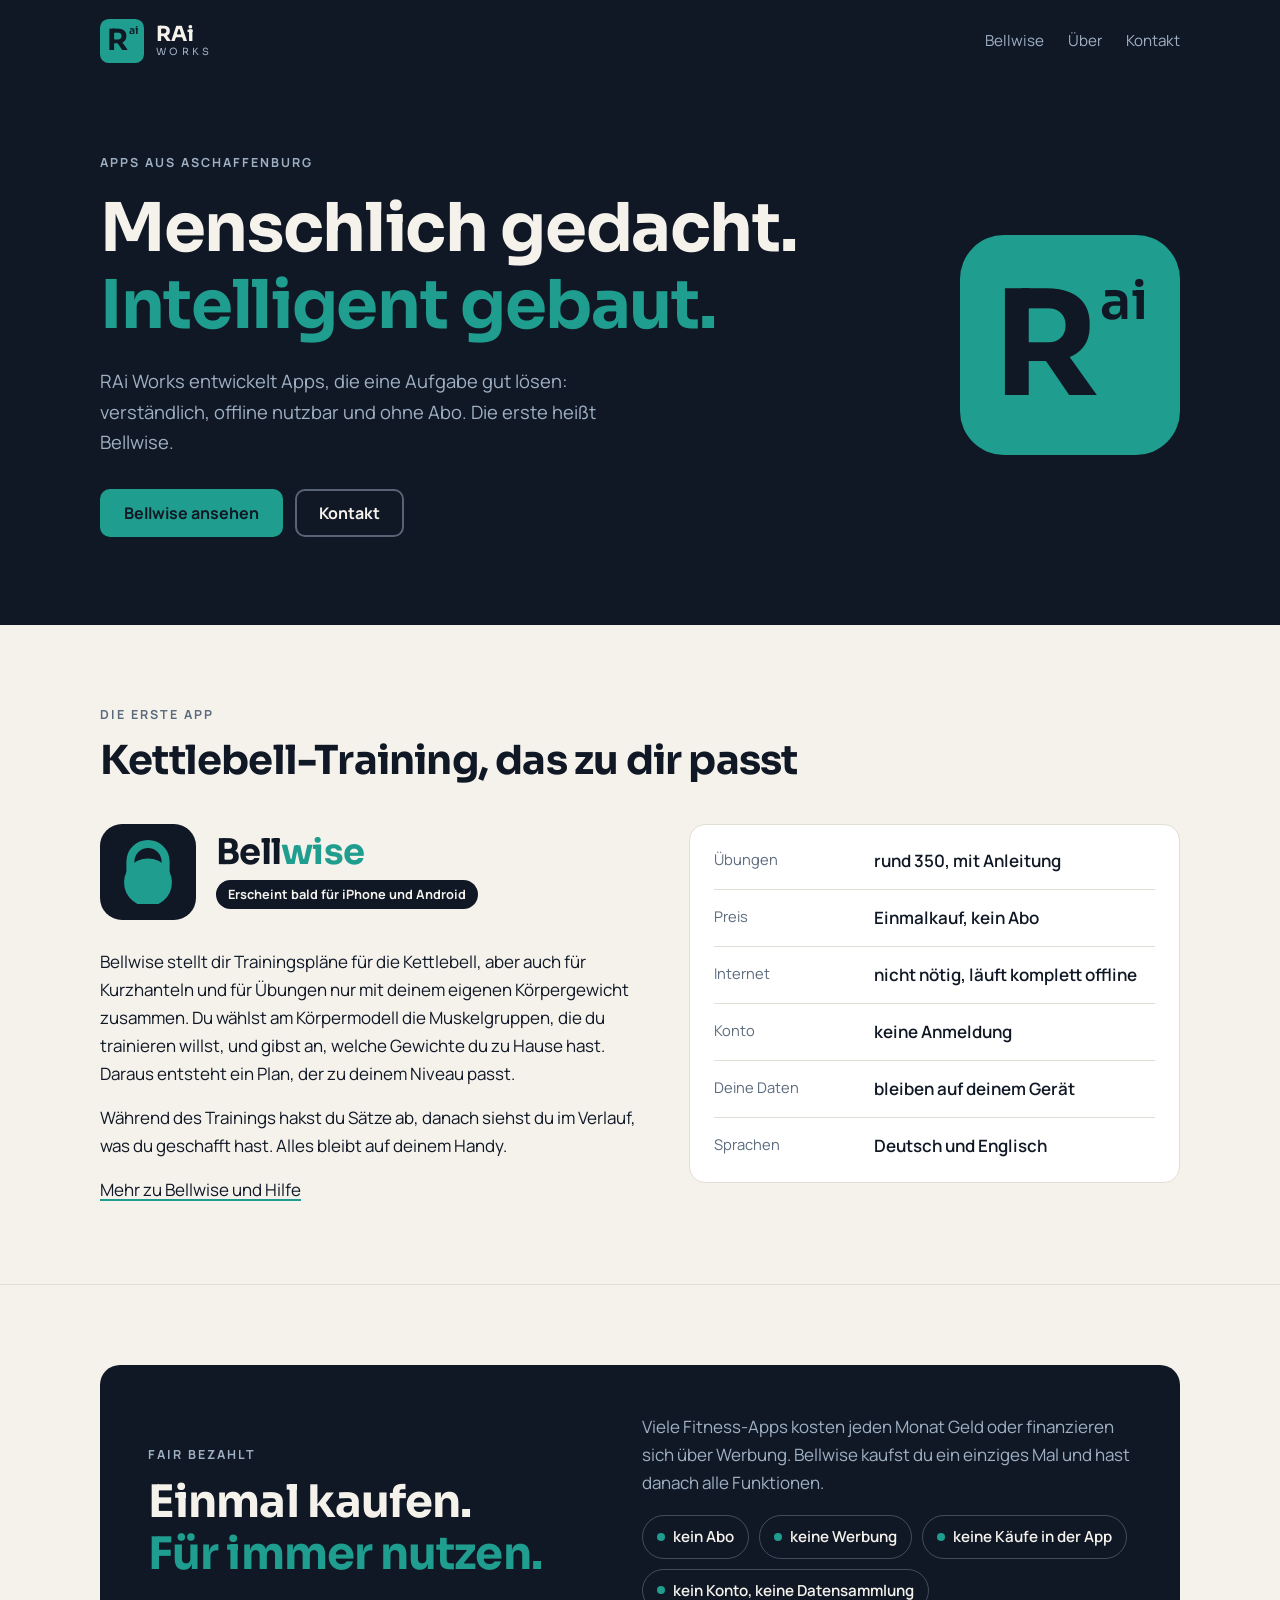
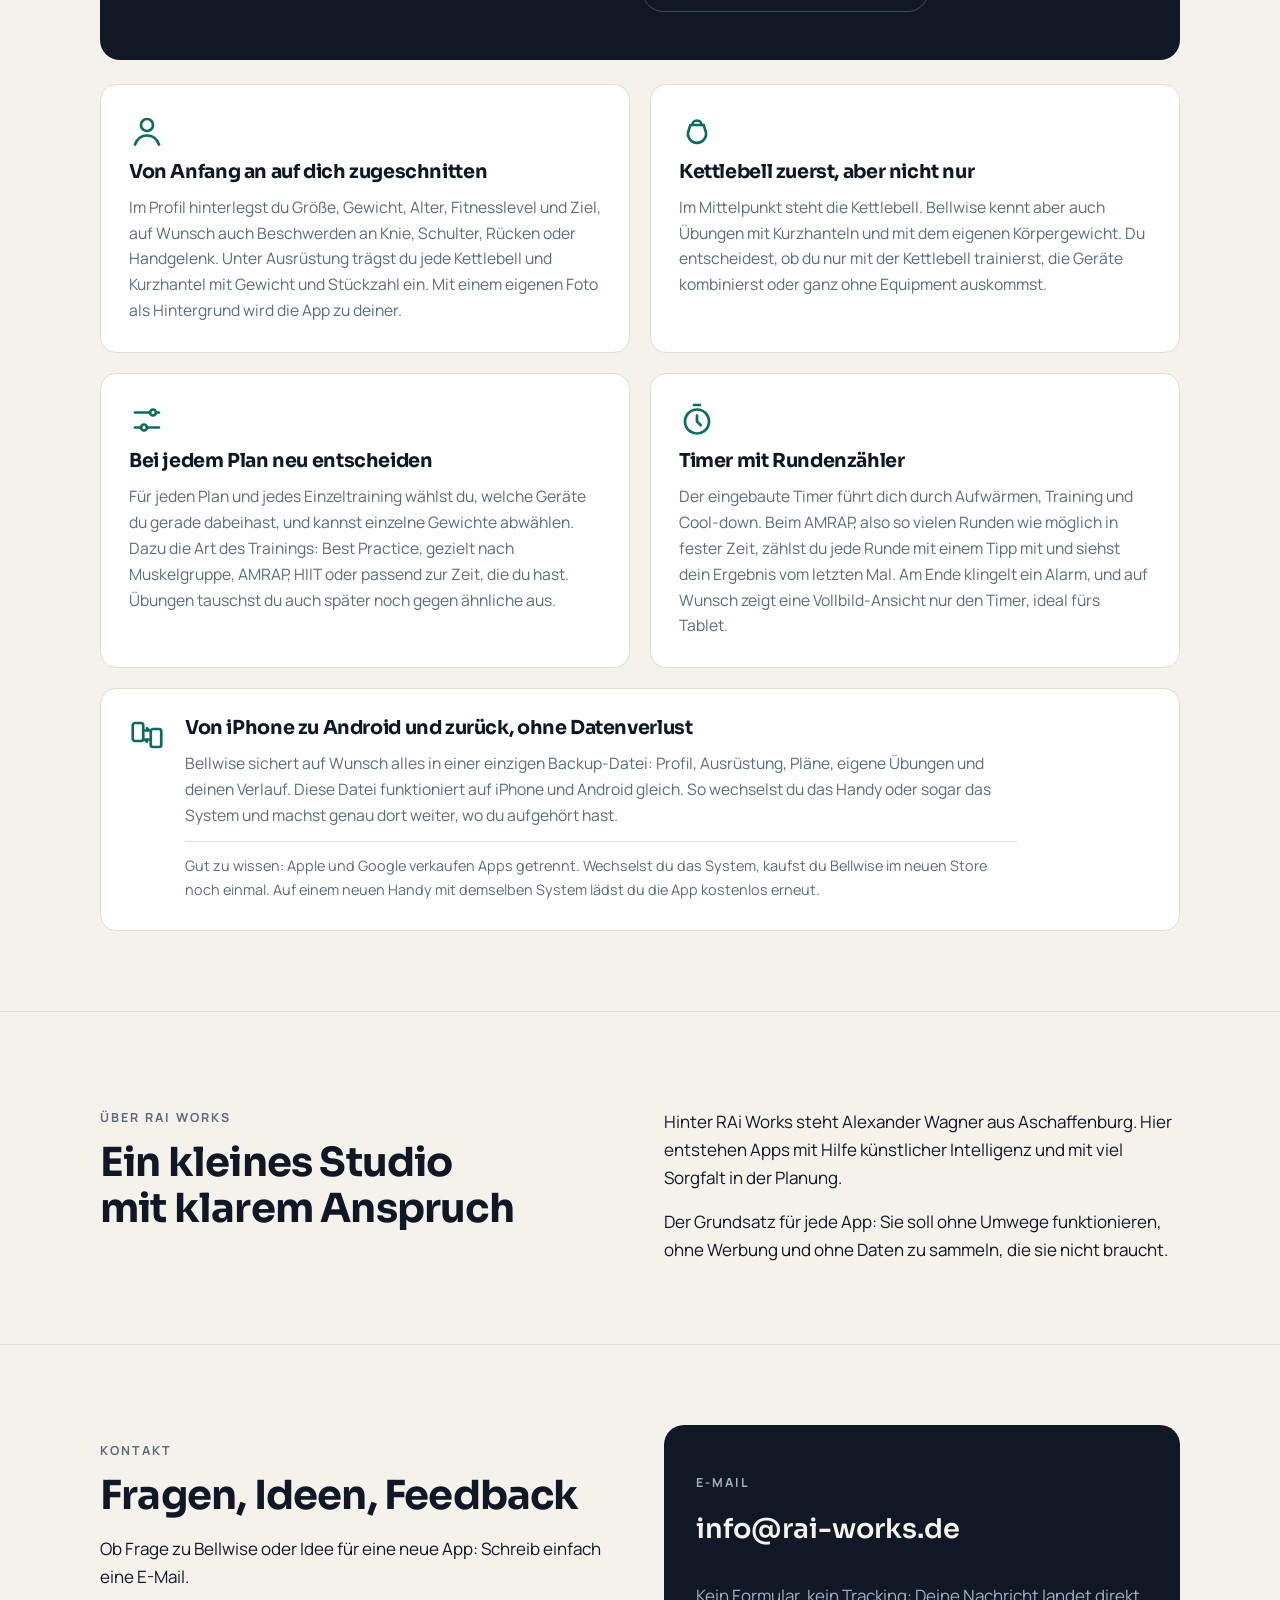
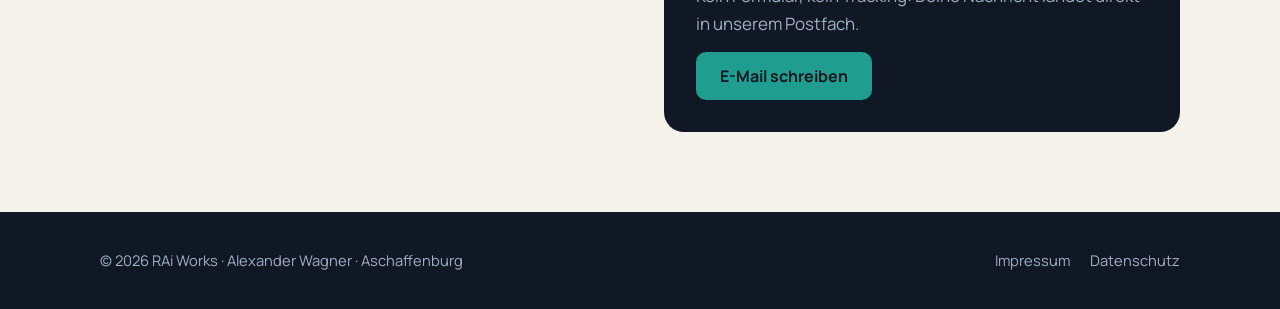
<file: index.html>
<!doctype html>
<html lang="de">
<head>
<meta charset="utf-8">
<meta name="viewport" content="width=device-width, initial-scale=1">
<title>RAi Works</title>
<meta name="description" content="RAi Works aus Aschaffenburg entwickelt Apps, die offline funktionieren und ohne Abo auskommen. Erste App: Bellwise für Kettlebell-Training.">
<link rel="icon" href="assets/favicon.svg" type="image/svg+xml">
<link rel="preload" href="assets/fonts/sora.woff2" as="font" type="font/woff2" crossorigin>
<link rel="stylesheet" href="assets/style.css">
</head>
<body>
<a class="skip" href="#inhalt">Zum Inhalt springen</a>
<header class="site-head">
  <div class="wrap">
    <a class="brand" href="index.html" aria-label="RAi Works – Startseite">
      <span class="tile" aria-hidden="true"><span class="r">R</span><span class="ai">ai</span></span>
      <span class="wordmark"><b>RAi</b><span>WORKS</span></span>
    </a>
    <nav class="nav" aria-label="Hauptmenü"><a href="bellwise.html">Bellwise</a><a href="index.html#ueber">Über</a><a href="index.html#kontakt">Kontakt</a></nav>
  </div>
</header>
<main id="inhalt">
<section class="hero">
  <div class="wrap">
    <div>
      <p class="eyebrow">Apps aus Aschaffenburg</p>
      <h1>Menschlich gedacht.<br><em>Intelligent gebaut.</em></h1>
      <p class="lead">RAi Works entwickelt Apps, die eine Aufgabe gut lösen: verständlich, offline nutzbar und ohne Abo. Die erste heißt Bellwise.</p>
      <div class="actions">
        <a class="btn" href="bellwise.html">Bellwise ansehen</a>
        <a class="btn ghost" href="#kontakt">Kontakt</a>
      </div>
    </div>
    <span class="tile" aria-hidden="true"><span class="r">R</span><span class="ai">ai</span></span>
  </div>
</section>

<section class="section" id="bellwise">
  <div class="wrap">
    <p class="eyebrow">Die erste App</p>
    <h2>Kettlebell-Training, das zu dir passt</h2>
    <div class="app">
      <div>
        <div class="app-head">
          <img class="app-icon" src="assets/bellwise-icon.svg" alt="" width="96" height="96">
          <div>
            <div class="app-name">Bell<span>wise</span></div>
            <span class="pill">Erscheint bald für iPhone und Android</span>
          </div>
        </div>
        <div class="app-text">
          <p>Bellwise stellt dir Trainingspläne für die Kettlebell, aber auch für Kurzhanteln und für Übungen nur mit deinem eigenen Körpergewicht zusammen. Du wählst am Körpermodell die Muskelgruppen, die du trainieren willst, und gibst an, welche Gewichte du zu Hause hast. Daraus entsteht ein Plan, der zu deinem Niveau passt.</p>
          <p>Während des Trainings hakst du Sätze ab, danach siehst du im Verlauf, was du geschafft hast. Alles bleibt auf deinem Handy.</p>
          <p><a href="bellwise.html">Mehr zu Bellwise und Hilfe</a></p>
        </div>
      </div>
      <dl class="specs">
        <div><dt>Übungen</dt><dd>rund 350, mit Anleitung</dd></div>
        <div><dt>Preis</dt><dd>Einmalkauf, kein Abo</dd></div>
        <div><dt>Internet</dt><dd>nicht nötig, läuft komplett offline</dd></div>
        <div><dt>Konto</dt><dd>keine Anmeldung</dd></div>
        <div><dt>Deine Daten</dt><dd>bleiben auf deinem Gerät</dd></div>
        <div><dt>Sprachen</dt><dd>Deutsch und Englisch</dd></div>
      </dl>
    </div>
  </div>
</section>

<section class="section" id="vorteile">
  <div class="wrap">
    <div class="value-band">
      <div>
        <p class="eyebrow">Fair bezahlt</p>
        <h2>Einmal kaufen.<br><em>Für immer nutzen.</em></h2>
      </div>
      <div class="value-text">
        <p>Viele Fitness-Apps kosten jeden Monat Geld oder finanzieren sich über Werbung. Bellwise kaufst du ein einziges Mal und hast danach alle Funktionen.</p>
        <ul class="value-list">
          <li>kein Abo</li>
          <li>keine Werbung</li>
          <li>keine Käufe in der App</li>
          <li>kein Konto, keine Datensammlung</li>
        </ul>
      </div>
    </div>

    <div class="features">
      <article class="feature">
        <svg class="feature-icon" viewBox="0 0 24 24" aria-hidden="true"><circle cx="12" cy="8" r="4"/><path d="M4 21c1.5-4 4.5-6 8-6s6.5 2 8 6"/></svg>
        <h3>Von Anfang an auf dich zugeschnitten</h3>
        <p>Im Profil hinterlegst du Größe, Gewicht, Alter, Fitnesslevel und Ziel, auf Wunsch auch Beschwerden an Knie, Schulter, Rücken oder Handgelenk. Unter Ausrüstung trägst du jede Kettlebell und Kurzhantel mit Gewicht und Stückzahl ein. Mit einem eigenen Foto als Hintergrund wird die App zu deiner.</p>
      </article>
      <article class="feature">
        <svg class="feature-icon" viewBox="0 0 24 24" aria-hidden="true"><path d="M9 8a3 3 0 1 1 6 0"/><path d="M7.5 8h9l1 3.5a6 6 0 1 1-11 0z"/></svg>
        <h3>Kettlebell zuerst, aber nicht nur</h3>
        <p>Im Mittelpunkt steht die Kettlebell. Bellwise kennt aber auch Übungen mit Kurzhanteln und mit dem eigenen Körpergewicht. Du entscheidest, ob du nur mit der Kettlebell trainierst, die Geräte kombinierst oder ganz ohne Equipment auskommst.</p>
      </article>
      <article class="feature">
        <svg class="feature-icon" viewBox="0 0 24 24" aria-hidden="true"><path d="M4 7h10M18 7h2M4 17h4M12 17h8"/><circle cx="16" cy="7" r="2"/><circle cx="10" cy="17" r="2"/></svg>
        <h3>Bei jedem Plan neu entscheiden</h3>
        <p>Für jeden Plan und jedes Einzeltraining wählst du, welche Geräte du gerade dabeihast, und kannst einzelne Gewichte abwählen. Dazu die Art des Trainings: Best Practice, gezielt nach Muskelgruppe, AMRAP, HIIT oder passend zur Zeit, die du hast. Übungen tauschst du auch später noch gegen ähnliche aus.</p>
      </article>
      <article class="feature">
        <svg class="feature-icon" viewBox="0 0 24 24" aria-hidden="true"><circle cx="12" cy="13" r="8"/><path d="M12 9v4l2.5 2.5M10 2h4"/></svg>
        <h3>Timer mit Rundenzähler</h3>
        <p>Der eingebaute Timer führt dich durch Aufwärmen, Training und Cool-down. Beim AMRAP, also so vielen Runden wie möglich in fester Zeit, zählst du jede Runde mit einem Tipp mit und siehst dein Ergebnis vom letzten Mal. Am Ende klingelt ein Alarm, und auf Wunsch zeigt eine Vollbild-Ansicht nur den Timer, ideal fürs Tablet.</p>
      </article>
      <article class="feature wide">
        <svg class="feature-icon" viewBox="0 0 24 24" aria-hidden="true"><rect x="2.5" y="4" width="7" height="12" rx="1.5"/><rect x="14.5" y="8" width="7" height="12" rx="1.5"/><path d="M10.5 9h3l-1.5-1.5M13.5 15h-3l1.5 1.5"/></svg>
        <div class="feature-body">
          <h3>Von iPhone zu Android und zurück, ohne Datenverlust</h3>
          <p>Bellwise sichert auf Wunsch alles in einer einzigen Backup-Datei: Profil, Ausrüstung, Pläne, eigene Übungen und deinen Verlauf. Diese Datei funktioniert auf iPhone und Android gleich. So wechselst du das Handy oder sogar das System und machst genau dort weiter, wo du aufgehört hast.</p>
          <p class="note">Gut zu wissen: Apple und Google verkaufen Apps getrennt. Wechselst du das System, kaufst du Bellwise im neuen Store noch einmal. Auf einem neuen Handy mit demselben System lädst du die App kostenlos erneut.</p>
        </div>
      </article>
    </div>
  </div>
</section>

<section class="section" id="ueber">
  <div class="wrap split">
    <div>
      <p class="eyebrow">Über RAi Works</p>
      <h2>Ein kleines Studio mit klarem Anspruch</h2>
    </div>
    <div>
      <p>Hinter RAi Works steht Alexander Wagner aus Aschaffenburg. Hier entstehen Apps mit Hilfe künstlicher Intelligenz und mit viel Sorgfalt in der Planung.</p>
      <p>Der Grundsatz für jede App: Sie soll ohne Umwege funktionieren, ohne Werbung und ohne Daten zu sammeln, die sie nicht braucht.</p>
    </div>
  </div>
</section>

<section class="section" id="kontakt">
  <div class="wrap split">
    <div>
      <p class="eyebrow">Kontakt</p>
      <h2>Fragen, Ideen, Feedback</h2>
      <p>Ob Frage zu Bellwise oder Idee für eine neue App: Schreib einfach eine E-Mail.</p>
    </div>
    <div class="contact-card">
      <p class="eyebrow">E-Mail</p>
      <a class="mail" href="mailto:info@rai-works.de">info@rai-works.de</a>
      <p>Kein Formular, kein Tracking: Deine Nachricht landet direkt in unserem Postfach.</p>
      <div><a class="btn" href="mailto:info@rai-works.de">E-Mail schreiben</a></div>
    </div>
  </div>
</section>
</main>
<footer class="site-foot">
  <div class="wrap">
    <span>© 2026 RAi Works · Alexander Wagner · Aschaffenburg</span>
    <nav aria-label="Rechtliches"><a href="impressum.html">Impressum</a><a href="datenschutz.html">Datenschutz</a></nav>
  </div>
</footer>
</body>
</html>
</file>
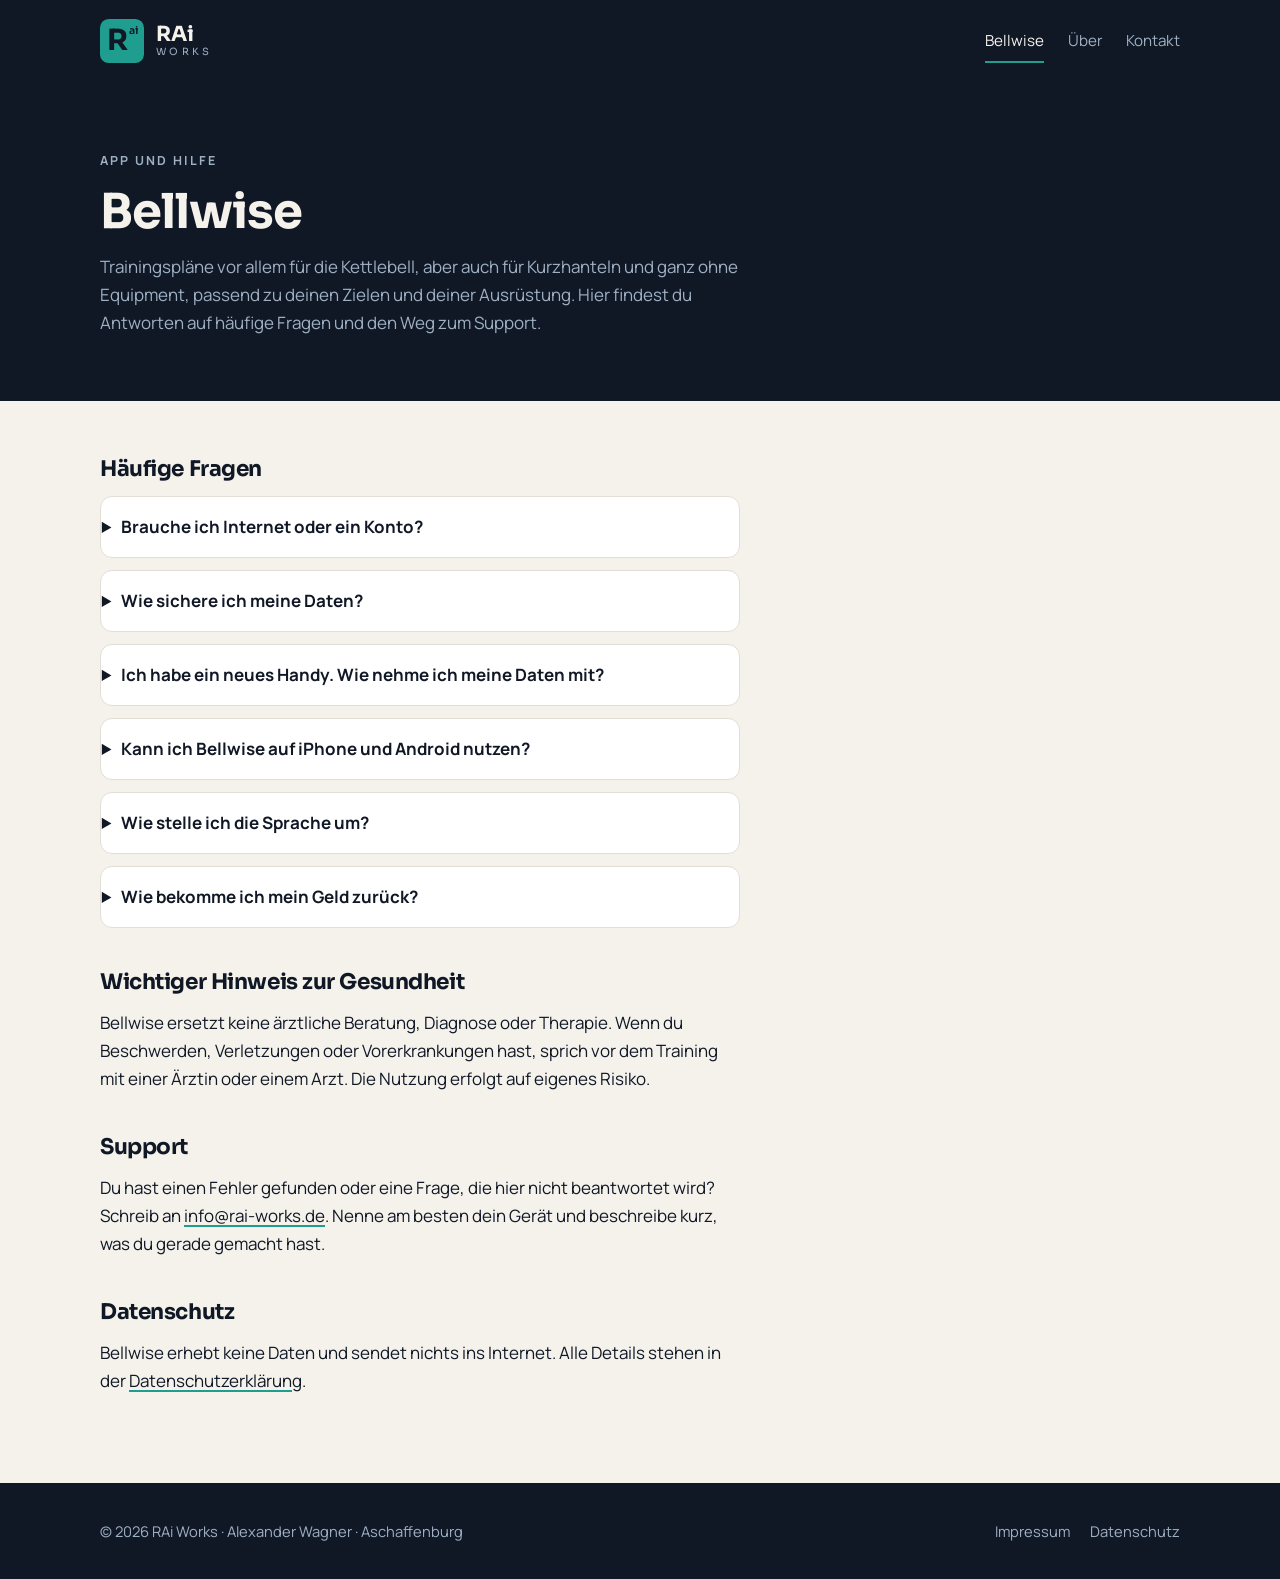
<file: bellwise.html>
<!doctype html>
<html lang="de">
<head>
<meta charset="utf-8">
<meta name="viewport" content="width=device-width, initial-scale=1">
<title>Bellwise · RAi Works</title>
<meta name="description" content="Bellwise erstellt Kettlebell-Trainingspläne nach Muskelgruppen und Ausrüstung. Hilfe, häufige Fragen und Support.">
<link rel="icon" href="assets/favicon.svg" type="image/svg+xml">
<link rel="preload" href="assets/fonts/sora.woff2" as="font" type="font/woff2" crossorigin>
<link rel="stylesheet" href="assets/style.css">
</head>
<body>
<a class="skip" href="#inhalt">Zum Inhalt springen</a>
<header class="site-head">
  <div class="wrap">
    <a class="brand" href="index.html" aria-label="RAi Works – Startseite">
      <span class="tile" aria-hidden="true"><span class="r">R</span><span class="ai">ai</span></span>
      <span class="wordmark"><b>RAi</b><span>WORKS</span></span>
    </a>
    <nav class="nav" aria-label="Hauptmenü"><a href="bellwise.html" aria-current="page">Bellwise</a><a href="index.html#ueber">Über</a><a href="index.html#kontakt">Kontakt</a></nav>
  </div>
</header>
<main id="inhalt">
<section class="page-head">
  <div class="wrap">
    <p class="eyebrow">App und Hilfe</p>
    <h1>Bellwise</h1>
    <p>Trainingspläne vor allem für die Kettlebell, aber auch für Kurzhanteln und ganz ohne Equipment, passend zu deinen Zielen und deiner Ausrüstung. Hier findest du Antworten auf häufige Fragen und den Weg zum Support.</p>
  </div>
</section>
<div class="wrap">
  <div class="prose">
    <h2>Häufige Fragen</h2>
    <div class="faq">
      <details>
        <summary>Brauche ich Internet oder ein Konto?</summary>
        <p>Nein. Bellwise läuft komplett offline und ohne Anmeldung. Du kannst überall trainieren, auch ohne Empfang.</p>
      </details>
      <details>
        <summary>Wie sichere ich meine Daten?</summary>
        <ol>
          <li>Öffne in Bellwise die <strong>Einstellungen</strong>.</li>
          <li>Tippe auf <strong>Backup erstellen</strong>.</li>
          <li>Wähle, wo die Datei landen soll, zum Beispiel iCloud Drive, Google Drive oder eine E-Mail an dich selbst.</li>
        </ol>
        <p>Die Datei enthält Profil, Ausrüstung, Pläne, eigene Übungen und deinen Verlauf. Bellwise erinnert dich, wenn die letzte Sicherung länger zurückliegt.</p>
      </details>
      <details>
        <summary>Ich habe ein neues Handy. Wie nehme ich meine Daten mit?</summary>
        <ol>
          <li>Auf dem alten Handy ein Backup erstellen (siehe oben).</li>
          <li>Bellwise auf dem neuen Handy installieren. Du lädst die App mit demselben Apple- bzw. Google-Konto kostenlos erneut.</li>
          <li>In den <strong>Einstellungen</strong> auf <strong>Backup wiederherstellen</strong> tippen und die Datei auswählen.</li>
        </ol>
      </details>
      <details>
        <summary>Kann ich Bellwise auf iPhone und Android nutzen?</summary>
        <p>Ja, es gibt Bellwise für beide. Der Kauf gilt jeweils für den Store, in dem du gekauft hast. Deine Daten bringst du per Backup-Datei von einem System aufs andere.</p>
      </details>
      <details>
        <summary>Wie stelle ich die Sprache um?</summary>
        <p>In den <strong>Einstellungen</strong> wählst du die Sprache. Zum Start gibt es Deutsch und Englisch, weitere Sprachen folgen mit Updates.</p>
      </details>
      <details>
        <summary>Wie bekomme ich mein Geld zurück?</summary>
        <p>Käufe und Erstattungen laufen über den Store, in dem du gekauft hast. Bei Apple über reportaproblem.apple.com, bei Google über Google Play unter „Zahlungen und Abos“ bzw. die Bestellübersicht deines Kontos.</p>
      </details>
    </div>

    <h2>Wichtiger Hinweis zur Gesundheit</h2>
    <p>Bellwise ersetzt keine ärztliche Beratung, Diagnose oder Therapie. Wenn du Beschwerden, Verletzungen oder Vorerkrankungen hast, sprich vor dem Training mit einer Ärztin oder einem Arzt. Die Nutzung erfolgt auf eigenes Risiko.</p>

    <h2>Support</h2>
    <p>Du hast einen Fehler gefunden oder eine Frage, die hier nicht beantwortet wird? Schreib an <a href="mailto:info@rai-works.de">info@rai-works.de</a>. Nenne am besten dein Gerät und beschreibe kurz, was du gerade gemacht hast.</p>

    <h2>Datenschutz</h2>
    <p>Bellwise erhebt keine Daten und sendet nichts ins Internet. Alle Details stehen in der <a href="datenschutz.html#app">Datenschutzerklärung</a>.</p>
  </div>
</div>
</main>
<footer class="site-foot">
  <div class="wrap">
    <span>© 2026 RAi Works · Alexander Wagner · Aschaffenburg</span>
    <nav aria-label="Rechtliches"><a href="impressum.html">Impressum</a><a href="datenschutz.html">Datenschutz</a></nav>
  </div>
</footer>
</body>
</html>
</file>
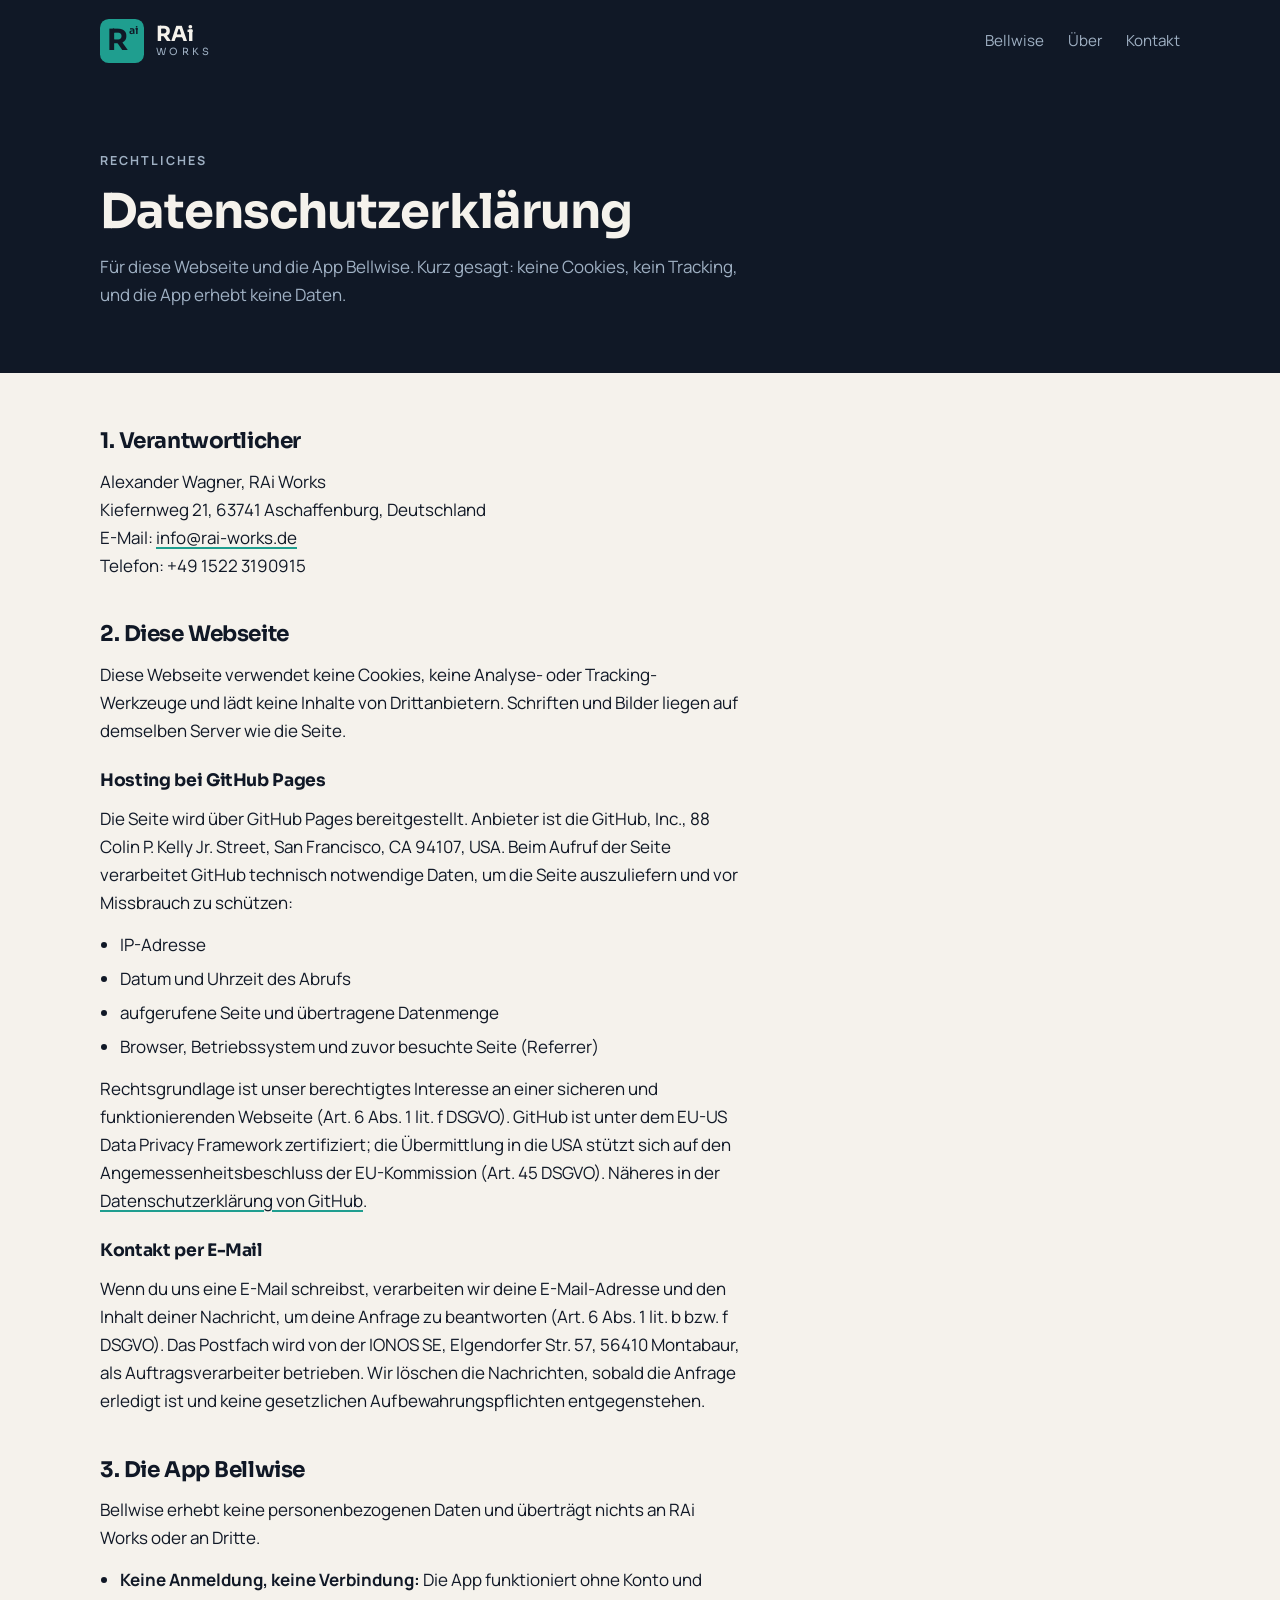
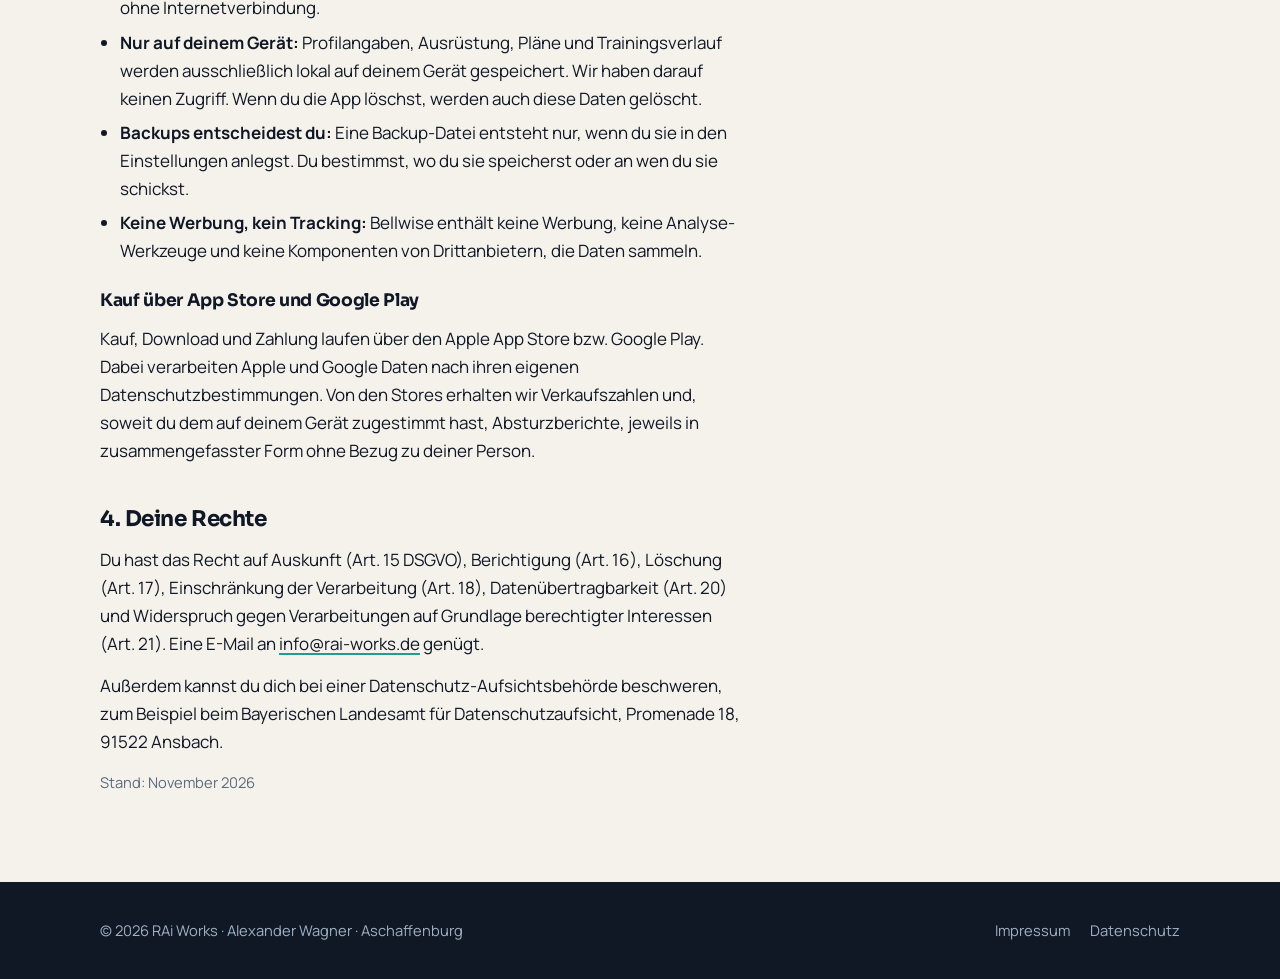
<file: datenschutz.html>
<!doctype html>
<html lang="de">
<head>
<meta charset="utf-8">
<meta name="viewport" content="width=device-width, initial-scale=1">
<title>Datenschutz · RAi Works</title>
<meta name="description" content="Datenschutzerklärung für die Webseite rai-works.de und die App Bellwise.">
<link rel="icon" href="assets/favicon.svg" type="image/svg+xml">
<link rel="preload" href="assets/fonts/sora.woff2" as="font" type="font/woff2" crossorigin>
<link rel="stylesheet" href="assets/style.css">
</head>
<body>
<a class="skip" href="#inhalt">Zum Inhalt springen</a>
<header class="site-head">
  <div class="wrap">
    <a class="brand" href="index.html" aria-label="RAi Works – Startseite">
      <span class="tile" aria-hidden="true"><span class="r">R</span><span class="ai">ai</span></span>
      <span class="wordmark"><b>RAi</b><span>WORKS</span></span>
    </a>
    <nav class="nav" aria-label="Hauptmenü"><a href="bellwise.html">Bellwise</a><a href="index.html#ueber">Über</a><a href="index.html#kontakt">Kontakt</a></nav>
  </div>
</header>
<main id="inhalt">
<section class="page-head">
  <div class="wrap">
    <p class="eyebrow">Rechtliches</p>
    <h1>Datenschutzerklärung</h1>
    <p>Für diese Webseite und die App Bellwise. Kurz gesagt: keine Cookies, kein Tracking, und die App erhebt keine Daten.</p>
  </div>
</section>
<div class="wrap">
  <div class="prose">
    <h2>1. Verantwortlicher</h2>
    <address>
      Alexander Wagner, RAi Works<br>
      Kiefernweg 21, 63741 Aschaffenburg, Deutschland<br>
      E-Mail: <a href="mailto:info@rai-works.de">info@rai-works.de</a><br>
      Telefon: +49 1522 3190915
    </address>

    <h2>2. Diese Webseite</h2>
    <p>Diese Webseite verwendet keine Cookies, keine Analyse- oder Tracking-Werkzeuge und lädt keine Inhalte von Drittanbietern. Schriften und Bilder liegen auf demselben Server wie die Seite.</p>

    <h3>Hosting bei GitHub Pages</h3>
    <p>Die Seite wird über GitHub Pages bereitgestellt. Anbieter ist die GitHub, Inc., 88 Colin P. Kelly Jr. Street, San Francisco, CA 94107, USA. Beim Aufruf der Seite verarbeitet GitHub technisch notwendige Daten, um die Seite auszuliefern und vor Missbrauch zu schützen:</p>
    <ul>
      <li>IP-Adresse</li>
      <li>Datum und Uhrzeit des Abrufs</li>
      <li>aufgerufene Seite und übertragene Datenmenge</li>
      <li>Browser, Betriebssystem und zuvor besuchte Seite (Referrer)</li>
    </ul>
    <p>Rechtsgrundlage ist unser berechtigtes Interesse an einer sicheren und funktionierenden Webseite (Art. 6 Abs. 1 lit. f DSGVO). GitHub ist unter dem EU-US Data Privacy Framework zertifiziert; die Übermittlung in die USA stützt sich auf den Angemessenheitsbeschluss der EU-Kommission (Art. 45 DSGVO). Näheres in der <a href="https://docs.github.com/de/site-policy/privacy-policies/github-general-privacy-statement">Datenschutzerklärung von GitHub</a>.</p>

    <h3>Kontakt per E-Mail</h3>
    <p>Wenn du uns eine E-Mail schreibst, verarbeiten wir deine E-Mail-Adresse und den Inhalt deiner Nachricht, um deine Anfrage zu beantworten (Art. 6 Abs. 1 lit. b bzw. f DSGVO). Das Postfach wird von der IONOS SE, Elgendorfer Str. 57, 56410 Montabaur, als Auftragsverarbeiter betrieben. Wir löschen die Nachrichten, sobald die Anfrage erledigt ist und keine gesetzlichen Aufbewahrungspflichten entgegenstehen.</p>

    <h2 id="app">3. Die App Bellwise</h2>
    <p>Bellwise erhebt keine personenbezogenen Daten und überträgt nichts an RAi Works oder an Dritte.</p>
    <ul>
      <li><strong>Keine Anmeldung, keine Verbindung:</strong> Die App funktioniert ohne Konto und ohne Internetverbindung.</li>
      <li><strong>Nur auf deinem Gerät:</strong> Profilangaben, Ausrüstung, Pläne und Trainingsverlauf werden ausschließlich lokal auf deinem Gerät gespeichert. Wir haben darauf keinen Zugriff. Wenn du die App löschst, werden auch diese Daten gelöscht.</li>
      <li><strong>Backups entscheidest du:</strong> Eine Backup-Datei entsteht nur, wenn du sie in den Einstellungen anlegst. Du bestimmst, wo du sie speicherst oder an wen du sie schickst.</li>
      <li><strong>Keine Werbung, kein Tracking:</strong> Bellwise enthält keine Werbung, keine Analyse-Werkzeuge und keine Komponenten von Drittanbietern, die Daten sammeln.</li>
    </ul>

    <h3>Kauf über App Store und Google Play</h3>
    <p>Kauf, Download und Zahlung laufen über den Apple App Store bzw. Google Play. Dabei verarbeiten Apple und Google Daten nach ihren eigenen Datenschutzbestimmungen. Von den Stores erhalten wir Verkaufszahlen und, soweit du dem auf deinem Gerät zugestimmt hast, Absturzberichte, jeweils in zusammengefasster Form ohne Bezug zu deiner Person.</p>

    <h2>4. Deine Rechte</h2>
    <p>Du hast das Recht auf Auskunft (Art. 15 DSGVO), Berichtigung (Art. 16), Löschung (Art. 17), Einschränkung der Verarbeitung (Art. 18), Datenübertragbarkeit (Art. 20) und Widerspruch gegen Verarbeitungen auf Grundlage berechtigter Interessen (Art. 21). Eine E-Mail an <a href="mailto:info@rai-works.de">info@rai-works.de</a> genügt.</p>
    <p>Außerdem kannst du dich bei einer Datenschutz-Aufsichtsbehörde beschweren, zum Beispiel beim Bayerischen Landesamt für Datenschutzaufsicht, Promenade 18, 91522 Ansbach.</p>

    <p class="note">Stand: November 2026</p>
  </div>
</div>
</main>
<footer class="site-foot">
  <div class="wrap">
    <span>© 2026 RAi Works · Alexander Wagner · Aschaffenburg</span>
    <nav aria-label="Rechtliches"><a href="impressum.html">Impressum</a><a href="datenschutz.html">Datenschutz</a></nav>
  </div>
</footer>
</body>
</html>
</file>
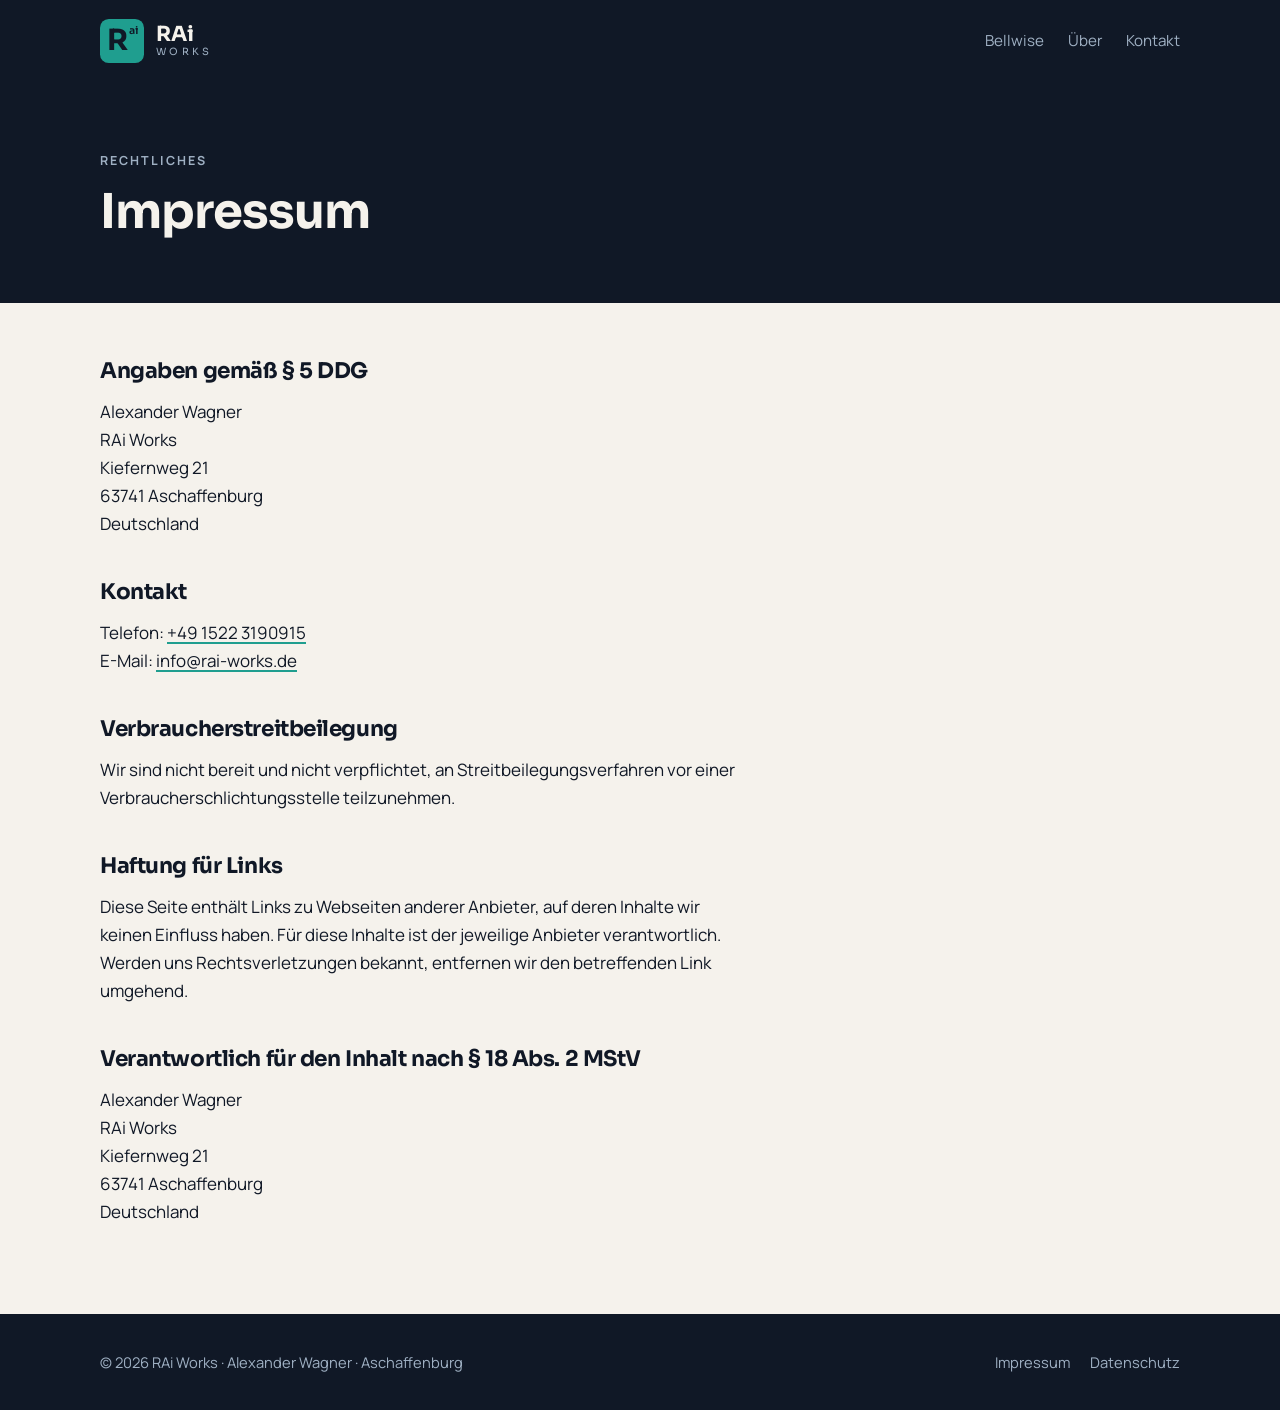
<file: impressum.html>
<!doctype html>
<html lang="de">
<head>
<meta charset="utf-8">
<meta name="viewport" content="width=device-width, initial-scale=1">
<title>Impressum · RAi Works</title>
<meta name="description" content="Impressum von RAi Works, Alexander Wagner, Aschaffenburg.">
<link rel="icon" href="assets/favicon.svg" type="image/svg+xml">
<link rel="preload" href="assets/fonts/sora.woff2" as="font" type="font/woff2" crossorigin>
<link rel="stylesheet" href="assets/style.css">
</head>
<body>
<a class="skip" href="#inhalt">Zum Inhalt springen</a>
<header class="site-head">
  <div class="wrap">
    <a class="brand" href="index.html" aria-label="RAi Works – Startseite">
      <span class="tile" aria-hidden="true"><span class="r">R</span><span class="ai">ai</span></span>
      <span class="wordmark"><b>RAi</b><span>WORKS</span></span>
    </a>
    <nav class="nav" aria-label="Hauptmenü"><a href="bellwise.html">Bellwise</a><a href="index.html#ueber">Über</a><a href="index.html#kontakt">Kontakt</a></nav>
  </div>
</header>
<main id="inhalt">
<section class="page-head">
  <div class="wrap">
    <p class="eyebrow">Rechtliches</p>
    <h1>Impressum</h1>
  </div>
</section>
<div class="wrap">
  <div class="prose">
    <h2>Angaben gemäß § 5 DDG</h2>
    <address>
      Alexander Wagner<br>
      RAi Works<br>
      Kiefernweg 21<br>
      63741 Aschaffenburg<br>
      Deutschland
    </address>

    <h2>Kontakt</h2>
    <p>Telefon: <a href="tel:+4915223190915">+49 1522 3190915</a><br>
    E-Mail: <a href="mailto:info@rai-works.de">info@rai-works.de</a></p>

    <h2>Verbraucherstreitbeilegung</h2>
    <p>Wir sind nicht bereit und nicht verpflichtet, an Streitbeilegungsverfahren vor einer Verbraucherschlichtungsstelle teilzunehmen.</p>

    <h2>Haftung für Links</h2>
    <p>Diese Seite enthält Links zu Webseiten anderer Anbieter, auf deren Inhalte wir keinen Einfluss haben. Für diese Inhalte ist der jeweilige Anbieter verantwortlich. Werden uns Rechtsverletzungen bekannt, entfernen wir den betreffenden Link umgehend.</p>

    <h2>Verantwortlich für den Inhalt nach § 18 Abs. 2 MStV</h2>
    <address>
      Alexander Wagner<br>
      RAi Works<br>
      Kiefernweg 21<br>
      63741 Aschaffenburg<br>
      Deutschland
    </address>
    
  </div>
</div>
</main>
<footer class="site-foot">
  <div class="wrap">
    <span>© 2026 RAi Works · Alexander Wagner · Aschaffenburg</span>
    <nav aria-label="Rechtliches"><a href="impressum.html">Impressum</a><a href="datenschutz.html">Datenschutz</a></nav>
  </div>
</footer>
</body>
</html>
</file>
<file: assets/style.css>
/* RAi Works – Layout: dunkler Kopf- und Heldbereich in Tiefnacht, Inhalt auf Elfenbein,
   Akzent Petrol nur für Marke, Buttons und große Schrift. Eine bewusste, helle Optik. */
:root {
  --ink: #101826;        /* Tiefnacht – Primärfarbe */
  --petrol: #1F9E8F;     /* Akzent */
  --petrol-ink: #0E6B60; /* Petrol, dunkel genug für kleine Schrift auf hell */
  --ivory: #F5F2EC;      /* Grund */
  --paper: #FFFFFF;
  --slate: #5B6B7D;      /* Nebentext auf hell */
  --fog: #9FB0C3;        /* Nebentext auf dunkel */
  --line: #E3DED5;
  --display: "Sora", "Segoe UI", system-ui, -apple-system, sans-serif;
  --body: "Manrope", "Segoe UI", system-ui, -apple-system, sans-serif;
  --wrap: 1120px;
  --text: 40rem;
  color-scheme: light;
}

@font-face { font-family: "Sora"; src: url("fonts/sora.woff2") format("woff2"); font-weight: 100 800; font-display: swap; }
@font-face { font-family: "Manrope"; src: url("fonts/manrope.woff2") format("woff2"); font-weight: 200 800; font-display: swap; }

*, *::before, *::after { box-sizing: border-box; }
html { -webkit-text-size-adjust: 100%; }
body {
  margin: 0;
  background: var(--ivory);
  color: var(--ink);
  font-family: var(--body);
  font-size: 1.0625rem;
  line-height: 1.65;
}
img, svg { max-width: 100%; }
h1, h2, h3 { font-family: var(--display); line-height: 1.15; letter-spacing: -0.02em; text-wrap: balance; margin: 0; }
p { margin: 0; }
a { color: var(--ink); text-decoration-color: var(--petrol); text-decoration-thickness: 2px; text-underline-offset: 3px; }
a:hover { color: var(--petrol-ink); }
:focus-visible { outline: 3px solid var(--petrol); outline-offset: 3px; border-radius: 4px; }

.wrap {
  max-width: var(--wrap);
  margin: 0 auto;
  padding-left: max(20px, env(safe-area-inset-left, 0px));
  padding-right: max(20px, env(safe-area-inset-right, 0px));
}
.skip { position: absolute; left: -999px; top: 8px; background: var(--paper); padding: 8px 12px; z-index: 20; }
.skip:focus { left: 12px; }

/* Kopfzeile */
.site-head { background: var(--ink); color: var(--ivory); }
.site-head .wrap { display: flex; align-items: center; justify-content: space-between; gap: 16px 32px; flex-wrap: wrap; padding-block: 18px; }
.brand { display: inline-flex; align-items: center; gap: 12px; text-decoration: none; color: var(--ivory); }
.brand:hover { color: var(--ivory); }
.tile {
  --s: 44px;
  width: var(--s); height: var(--s); border-radius: calc(var(--s) * 0.2);
  background: var(--petrol); color: var(--ink);
  display: inline-flex; align-items: center; justify-content: center;
  font-family: var(--display); font-weight: 700; line-height: 1; flex: none;
}
.tile .r { font-size: calc(var(--s) * 0.66); }
.tile .ai { font-size: calc(var(--s) * 0.24); font-weight: 600; align-self: flex-start; margin-top: calc(var(--s) * 0.18); margin-left: 1px; }
.wordmark { display: flex; flex-direction: column; gap: 3px; font-family: var(--display); line-height: 1; }
.wordmark b { font-size: 1.3rem; font-weight: 700; letter-spacing: -0.01em; }
.wordmark span { font-size: 0.62rem; letter-spacing: 0.34em; color: var(--fog); }
.nav { display: flex; gap: 4px 24px; flex-wrap: wrap; font-size: 0.95rem; }
.nav a { color: var(--fog); text-decoration: none; padding-block: 10px; }
.nav a:hover, .nav a[aria-current="page"] { color: var(--ivory); }
.nav a[aria-current="page"] { box-shadow: inset 0 -2px 0 var(--petrol); }

/* Heldbereich */
.hero { background: var(--ink); color: var(--ivory); }
.hero .wrap { display: grid; grid-template-columns: minmax(0, 1fr) auto; align-items: center; gap: 40px; padding-block: 72px 88px; }
.eyebrow { font-size: 0.78rem; font-weight: 700; letter-spacing: 0.16em; text-transform: uppercase; color: var(--slate); }
.hero .eyebrow { color: var(--fog); }
.hero h1 { font-size: clamp(2.4rem, 6vw, 4.2rem); font-weight: 700; margin-top: 16px; }
.hero h1 em { font-style: normal; color: var(--petrol); }
.hero p.lead { color: var(--fog); font-size: 1.15rem; max-width: 34rem; margin-top: 22px; }
.hero .actions { display: flex; gap: 12px; flex-wrap: wrap; margin-top: 32px; }
.hero .tile { --s: clamp(150px, 20vw, 220px); }

.btn {
  display: inline-flex; align-items: center; justify-content: center; min-height: 48px; padding: 0 22px;
  border-radius: 10px; font-weight: 700; font-size: 1rem; text-decoration: none;
  background: var(--petrol); color: var(--ink); border: 2px solid var(--petrol);
}
.btn:hover { background: #26B3A2; border-color: #26B3A2; color: var(--ink); }
.btn.ghost { background: transparent; color: var(--ivory); border-color: rgba(159, 176, 195, 0.5); }
.btn.ghost:hover { border-color: var(--ivory); color: var(--ivory); }
.btn.dark { background: var(--ink); color: var(--ivory); border-color: var(--ink); }
.btn.dark:hover { background: #1E2A3E; border-color: #1E2A3E; color: var(--ivory); }

/* Abschnitte */
.section { padding-block: 80px; }
.section + .section { border-top: 1px solid var(--line); }
.section h2 { font-size: clamp(1.8rem, 3.6vw, 2.5rem); margin-top: 12px; }
.section .intro { max-width: var(--text); margin-top: 16px; color: var(--slate); font-size: 1.1rem; }

/* Bellwise */
.app { display: grid; grid-template-columns: minmax(0, 1.1fr) minmax(0, 1fr); gap: 48px; align-items: start; margin-top: 40px; }
.app-head { display: flex; align-items: center; gap: 20px; }
.app-icon { width: 96px; height: 96px; border-radius: 22px; flex: none; }
.app-name { font-family: var(--display); font-size: 2.2rem; font-weight: 700; letter-spacing: -0.02em; line-height: 1; }
.app-name span { color: var(--petrol); }
.pill { display: inline-block; margin-top: 10px; padding: 4px 12px; border-radius: 999px; background: var(--ink); color: var(--ivory); font-size: 0.8rem; font-weight: 700; }
.app-text { display: flex; flex-direction: column; gap: 16px; margin-top: 28px; max-width: var(--text); }
.specs { margin: 0; background: var(--paper); border: 1px solid var(--line); border-radius: 16px; padding: 8px 24px; }
.specs div { display: grid; grid-template-columns: 9rem minmax(0, 1fr); gap: 16px; padding-block: 14px; border-bottom: 1px solid var(--line); }
.specs div:last-child { border-bottom: 0; }
.specs dt { color: var(--slate); font-size: 0.92rem; }
.specs dd { margin: 0; font-weight: 600; }
.note { font-size: 0.92rem; color: var(--slate); }

/* Vorteile */
.value-band {
  background: var(--ink); color: var(--ivory); border-radius: 20px;
  padding: clamp(28px, 5vw, 48px);
  display: grid; grid-template-columns: minmax(0, 1fr) minmax(0, 1.1fr); gap: 32px 48px; align-items: center;
}
.value-band .eyebrow { color: var(--fog); }
.value-band h2 { font-size: clamp(1.9rem, 4vw, 2.8rem); margin-top: 12px; color: var(--ivory); }
.value-band h2 em { font-style: normal; color: var(--petrol); }
.value-text { display: flex; flex-direction: column; gap: 18px; color: var(--fog); }
.value-list { list-style: none; margin: 0; padding: 0; display: flex; flex-wrap: wrap; gap: 10px; }
.value-list li {
  display: inline-flex; align-items: center; gap: 8px; padding: 8px 14px; border-radius: 999px;
  border: 1px solid rgba(159, 176, 195, 0.35); color: var(--ivory); font-weight: 600; font-size: 0.95rem;
}
.value-list li::before { content: ""; width: 8px; height: 8px; border-radius: 50%; background: var(--petrol); flex: none; }
.features { display: grid; grid-template-columns: repeat(2, minmax(0, 1fr)); gap: 20px; margin-top: 24px; }
.feature.wide { grid-column: 1 / -1; flex-direction: row; align-items: flex-start; gap: 20px; }
.feature-body { display: flex; flex-direction: column; gap: 12px; min-width: 0; max-width: 52rem; }
.feature .note { color: var(--slate); font-size: 0.9rem; border-top: 1px solid var(--line); padding-top: 12px; }
.feature { background: var(--paper); border: 1px solid var(--line); border-radius: 16px; padding: 28px; display: flex; flex-direction: column; gap: 12px; }
.feature h3 { font-size: 1.2rem; }
.feature p { color: var(--slate); font-size: 0.98rem; }
.feature-icon { width: 36px; height: 36px; fill: none; stroke: var(--petrol-ink); stroke-width: 1.8; stroke-linecap: round; stroke-linejoin: round; }

/* Über und Kontakt */
.split { display: grid; grid-template-columns: minmax(0, 1fr) minmax(0, 1fr); gap: 48px; }
.split p { margin-top: 16px; max-width: var(--text); }
.contact-card { background: var(--ink); color: var(--ivory); border-radius: 20px; padding: 32px; display: flex; flex-direction: column; gap: 14px; align-self: start; }
.contact-card .eyebrow { color: var(--fog); }
.contact-card .mail { font-family: var(--display); font-size: clamp(1.3rem, 3vw, 1.7rem); font-weight: 600; color: var(--ivory); text-decoration: none; overflow-wrap: anywhere; }
.contact-card .mail:hover { color: var(--petrol); }
.contact-card p { color: var(--fog); }

/* Textseiten (Impressum, Datenschutz, Support) */
.page-head { background: var(--ink); color: var(--ivory); }
.page-head .wrap { padding-block: 56px 64px; }
.page-head h1 { font-size: clamp(2rem, 5vw, 3rem); margin-top: 12px; }
.page-head .eyebrow { color: var(--fog); }
.page-head p { color: var(--fog); margin-top: 14px; max-width: var(--text); }
.prose { max-width: var(--text); padding-block: 56px 88px; display: flex; flex-direction: column; gap: 14px; }
.prose h2 { font-size: 1.35rem; margin-top: 28px; }
.prose h2:first-child { margin-top: 0; }
.prose h3 { font-size: 1.08rem; margin-top: 12px; }
.prose ul { margin: 0; padding-left: 1.2em; display: flex; flex-direction: column; gap: 6px; }
.prose address { font-style: normal; }
.faq { display: flex; flex-direction: column; gap: 12px; }
.faq details { background: var(--paper); border: 1px solid var(--line); border-radius: 12px; padding: 0 20px; }
.faq summary { cursor: pointer; font-weight: 700; padding-block: 16px; list-style-position: outside; }
.faq details[open] summary { border-bottom: 1px solid var(--line); margin-bottom: 14px; }
.faq details > p, .faq details > ol { margin: 0 0 18px; }
.faq ol { padding-left: 1.2em; display: flex; flex-direction: column; gap: 4px; }

/* Fußzeile */
.site-foot { background: var(--ink); color: var(--fog); font-size: 0.92rem; }
.site-foot .wrap { display: flex; justify-content: space-between; align-items: center; gap: 12px 24px; flex-wrap: wrap; padding-block: 28px; }
.site-foot nav { display: flex; gap: 20px; flex-wrap: wrap; }
.site-foot a { color: var(--fog); text-decoration: none; padding-block: 8px; }
.site-foot a:hover { color: var(--ivory); }

@media (max-width: 760px) {
  .hero .wrap { grid-template-columns: minmax(0, 1fr); padding-block: 48px 64px; }
  .hero .tile { display: none; }
  .app, .split, .value-band { grid-template-columns: minmax(0, 1fr); gap: 32px; }
  .features { grid-template-columns: minmax(0, 1fr); }
  .feature.wide { flex-direction: column; gap: 12px; }
  .specs div { grid-template-columns: minmax(0, 1fr); gap: 2px; }
  .section { padding-block: 56px; }
}
@media (prefers-reduced-motion: reduce) { * { scroll-behavior: auto !important; } }
</file>
